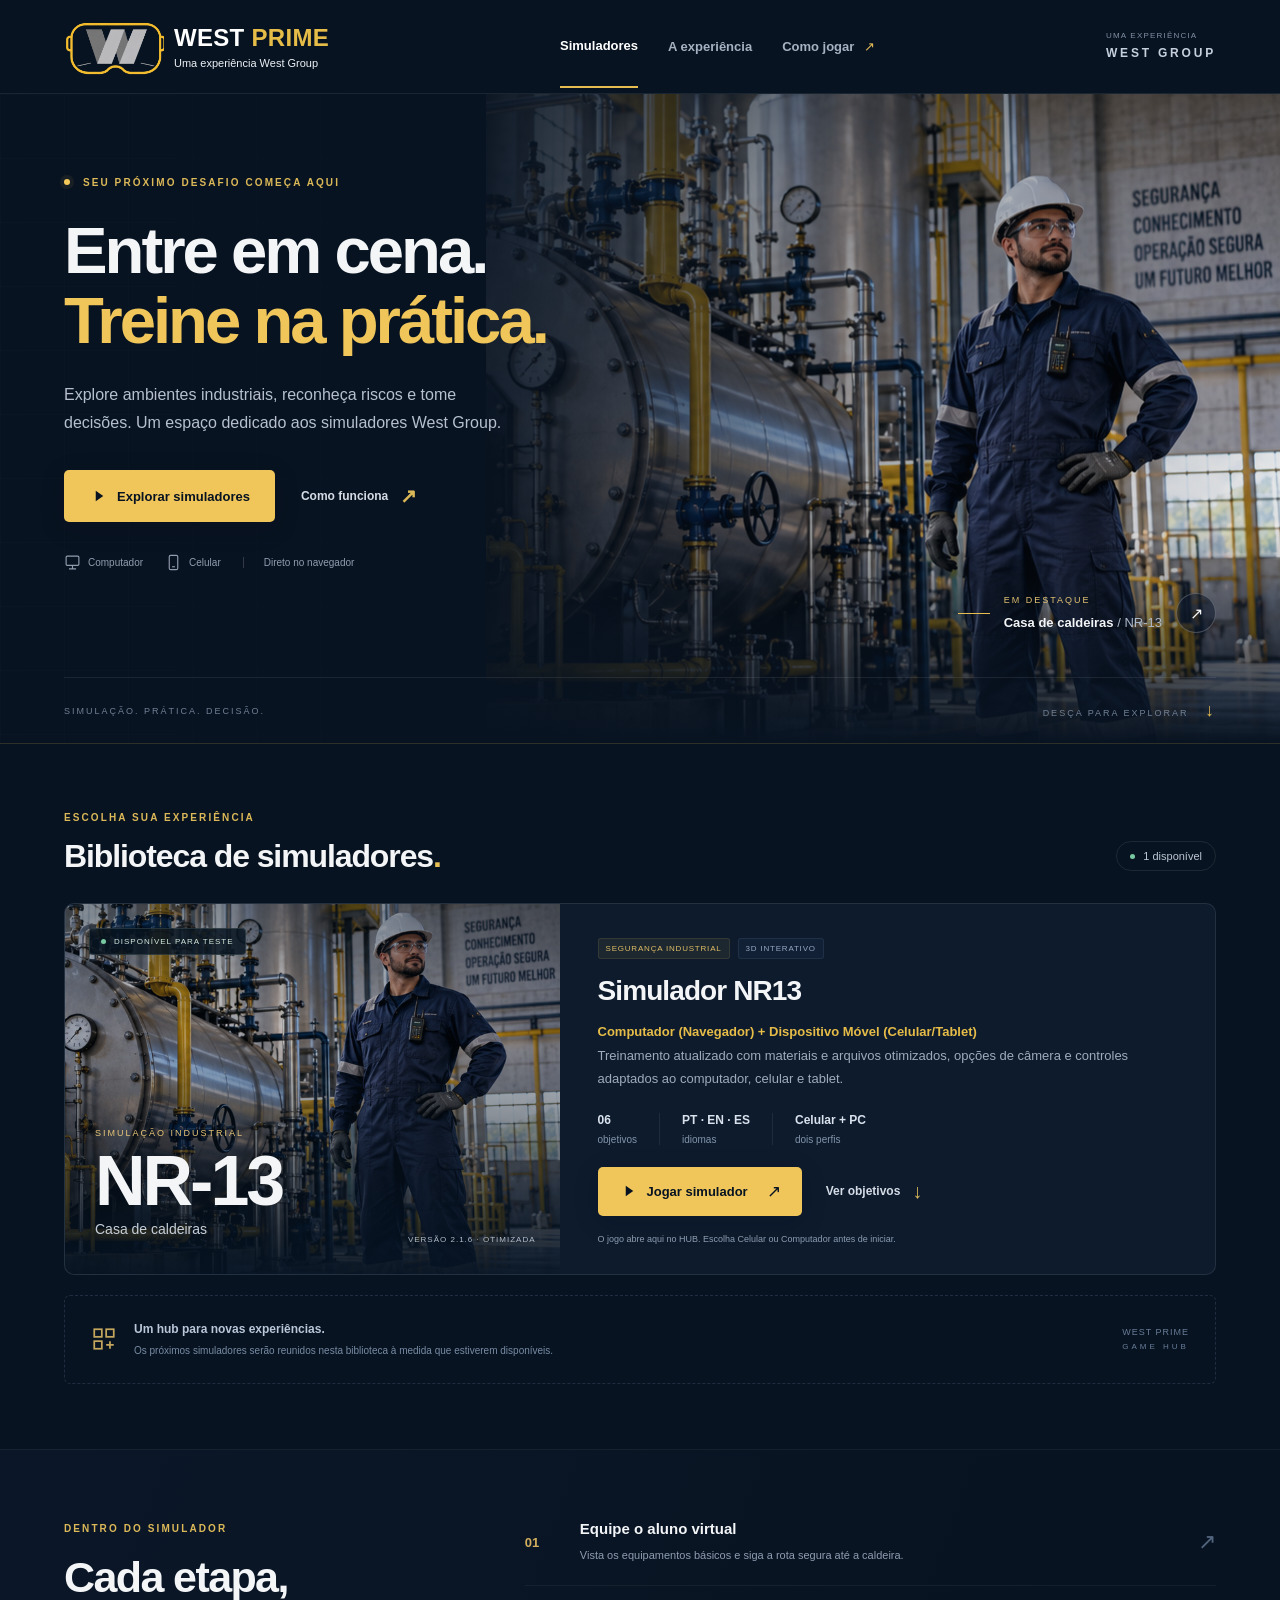
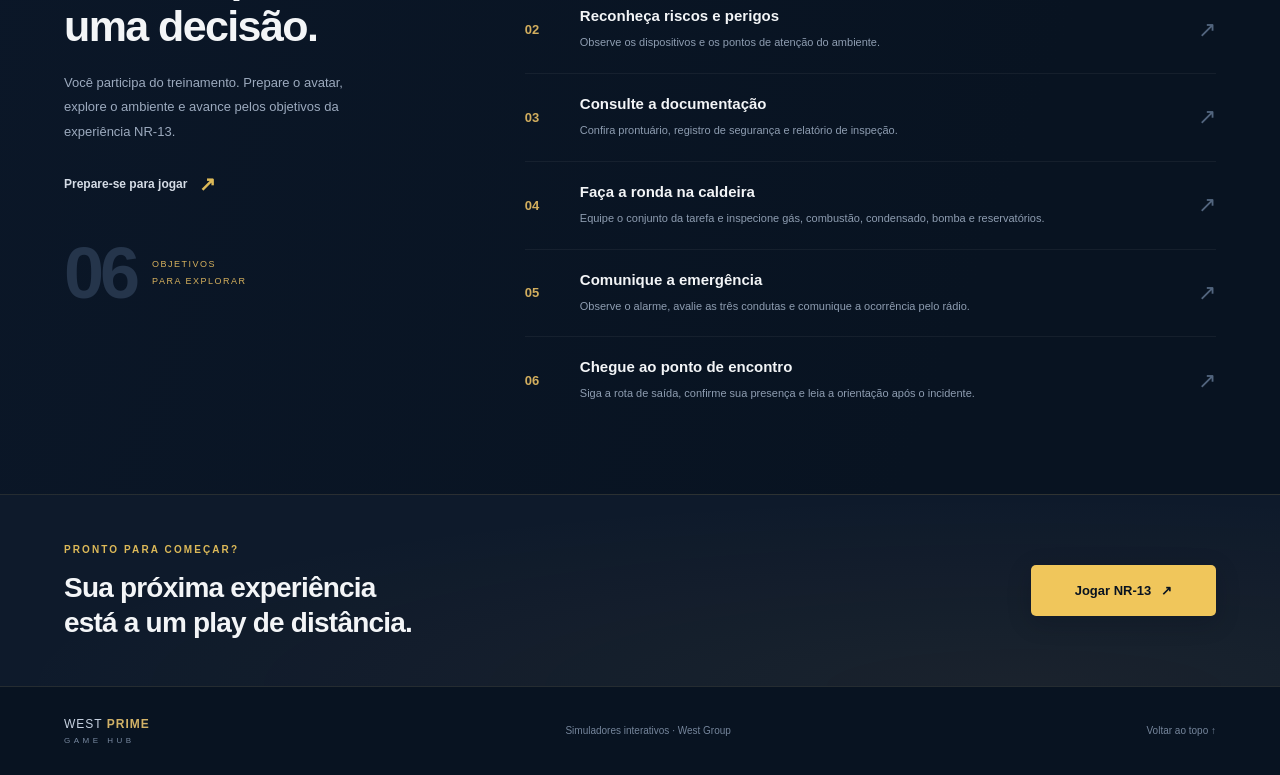
<file: public/index.html>
<!doctype html>
<html lang="pt-BR">
<head>
  <meta charset="utf-8">
  <meta name="viewport" content="width=device-width,initial-scale=1">
  <meta name="theme-color" content="#081321">
  <meta name="description" content="West Prime Game HUB. Explore os simuladores West Group e treine na prática. Jogue o Simulador NR-13 no computador ou no celular.">
  <meta property="og:title" content="West Prime Game HUB">
  <meta property="og:description" content="Entre em cena. Treine na prática. Conheça o hub de simuladores West Group.">
  <meta property="og:type" content="website">
  <title>West Prime Game HUB | Simuladores West Group</title>
  <link rel="icon" type="image/png" sizes="32x32" href="./favicon-32.png?v=4">
  <link rel="stylesheet" href="./style.css?v=6">
</head>
<body>
  <a class="skip" href="#principal">Ir para o conteúdo</a>
  <header class="header">
    <a class="brand" href="#inicio" aria-label="West Prime Game HUB — início">
      <span class="brand-symbol"><img src="./west-prime-transparent.png" alt="" width="2160" height="728"></span><span class="brand-wordmark">WEST <b>PRIME</b><small>Uma experiência West Group</small></span>
    </a>
    <nav aria-label="Navegação principal"><a class="nav-active" href="#simuladores">Simuladores</a><a href="#experiencia">A experiência</a><button class="nav-help" data-help>Como jogar <span aria-hidden="true">↗</span></button></nav>
    <span class="group-sign">UMA EXPERIÊNCIA <b>WEST GROUP</b></span>
  </header>
  <main id="principal">
    <section class="hero" id="inicio" aria-labelledby="hero-title">
      <div class="hero-photo" role="img" aria-label="Ilustração de uma casa de caldeiras com tubulações e profissional equipado"></div>
      <div class="hero-grid" aria-hidden="true"></div>
      <div class="hero-content">
        <p class="eyebrow"><span class="live-dot"></span> SEU PRÓXIMO DESAFIO COMEÇA AQUI</p>
        <h1 id="hero-title">Entre em cena.<br><em>Treine na prática.</em></h1>
        <p class="hero-description">Explore ambientes industriais, reconheça riscos e tome decisões. Um espaço dedicado aos simuladores West Group.</p>
        <div class="hero-actions"><a class="button gold" href="#simuladores"><svg viewBox="0 0 24 24" aria-hidden="true"><path d="m9 5 10 7-10 7Z"/></svg>Explorar simuladores</a><button class="text-link" data-help>Como funciona <span aria-hidden="true">↗</span></button></div>
        <div class="hero-platforms"><span><svg viewBox="0 0 24 24" aria-hidden="true"><rect x="3" y="3" width="18" height="13" rx="1.5"/><path d="M12 16v5m-5 0h10"/></svg>Computador</span><span><svg viewBox="0 0 24 24" aria-hidden="true"><rect x="6" y="2" width="12" height="20" rx="2"/><path d="M10 18h4"/></svg>Celular</span><span>Direto no navegador</span></div>
      </div>
      <div class="hero-caption"><span class="caption-line"></span><div><small>EM DESTAQUE</small><strong>Casa de caldeiras <span>/ NR-13</span></strong></div><a href="#nr13-compacto" aria-label="Conhecer o Simulador NR-13">↗</a></div>
      <div class="hero-bottom"><span>SIMULAÇÃO. PRÁTICA. DECISÃO.</span><span>DESÇA PARA EXPLORAR <b aria-hidden="true">↓</b></span></div>
    </section>
    <section class="library section-wrap" id="simuladores" aria-labelledby="library-title">
      <div class="section-heading"><div><p class="eyebrow">ESCOLHA SUA EXPERIÊNCIA</p><h2 id="library-title">Biblioteca de simuladores<span>.</span></h2></div><span class="count"><i></i> 1 disponível</span></div>
      
      <article class="simulator" id="nr13-compacto">
        <div class="simulator-art"><div class="card-photo" role="img" aria-label="Caldeira industrial e operador com equipamentos de proteção"></div><span class="status-tag"><i></i> DISPONÍVEL PARA TESTE</span><div class="art-title"><small>SIMULAÇÃO INDUSTRIAL</small><strong>NR-13</strong><span>Casa de caldeiras</span></div><span class="version">VERSÃO 2.1.6 · OTIMIZADA</span></div>
        <div class="simulator-content"><div class="tags"><span>SEGURANÇA INDUSTRIAL</span><span>3D INTERATIVO</span></div><h3>Simulador NR13</h3><p class="platform-subtitle">Computador (Navegador) + Dispositivo Móvel (Celular/Tablet)</p><p>Treinamento atualizado com materiais e arquivos otimizados, opções de câmera e controles adaptados ao computador, celular e tablet.</p><div class="game-facts"><div><strong>06</strong><span>objetivos</span></div><div><strong>PT · EN · ES</strong><span>idiomas</span></div><div><strong>Celular + PC</strong><span>dois perfis</span></div></div><div class="card-actions"><a class="button gold play-link" href="./jogar/nr13-compacto/"><svg viewBox="0 0 24 24" aria-hidden="true"><path d="m9 5 10 7-10 7Z"/></svg>Jogar simulador <span class="external" aria-hidden="true">↗</span><span class="sr-only"></span></a><a class="text-link" href="#objetivos">Ver objetivos <span aria-hidden="true">↓</span></a></div><p class="launch-note">O jogo abre aqui no HUB. Escolha Celular ou Computador antes de iniciar.</p></div>
      </article>
      <div class="library-note"><svg viewBox="0 0 24 24" aria-hidden="true"><rect x="3" y="3" width="7" height="7"/><rect x="14" y="3" width="7" height="7"/><rect x="3" y="14" width="7" height="7"/><path d="M14 17.5h7m-3.5-3.5v7"/></svg><div><strong>Um hub para novas experiências.</strong><p>Os próximos simuladores serão reunidos nesta biblioteca à medida que estiverem disponíveis.</p></div><span>WEST PRIME <b>GAME HUB</b></span></div>
    </section>
    <section class="experience section-wrap" id="experiencia" aria-labelledby="experience-title">
      <div class="experience-intro"><p class="eyebrow">DENTRO DO SIMULADOR</p><h2 id="experience-title">Cada etapa,<br>uma decisão.</h2><p>Você participa do treinamento. Prepare o avatar, explore o ambiente e avance pelos objetivos da experiência NR-13.</p><button class="text-link" data-help>Prepare-se para jogar <span aria-hidden="true">↗</span></button><div class="experience-mark" aria-hidden="true"><span>06</span><small>OBJETIVOS<br>PARA EXPLORAR</small></div></div>
      <ol class="objectives" id="objetivos"><li><span class="step">01</span><div><h3>Equipe o aluno virtual</h3><p>Vista os equipamentos básicos e siga a rota segura até a caldeira.</p></div><span class="step-symbol" aria-hidden="true">↗</span></li><li><span class="step">02</span><div><h3>Reconheça riscos e perigos</h3><p>Observe os dispositivos e os pontos de atenção do ambiente.</p></div><span class="step-symbol" aria-hidden="true">↗</span></li><li><span class="step">03</span><div><h3>Consulte a documentação</h3><p>Confira prontuário, registro de segurança e relatório de inspeção.</p></div><span class="step-symbol" aria-hidden="true">↗</span></li><li><span class="step">04</span><div><h3>Faça a ronda na caldeira</h3><p>Equipe o conjunto da tarefa e inspecione gás, combustão, condensado, bomba e reservatórios.</p></div><span class="step-symbol" aria-hidden="true">↗</span></li><li><span class="step">05</span><div><h3>Comunique a emergência</h3><p>Observe o alarme, avalie as três condutas e comunique a ocorrência pelo rádio.</p></div><span class="step-symbol" aria-hidden="true">↗</span></li><li><span class="step">06</span><div><h3>Chegue ao ponto de encontro</h3><p>Siga a rota de saída, confirme sua presença e leia a orientação após o incidente.</p></div><span class="step-symbol" aria-hidden="true">↗</span></li></ol>
    </section>
    <section class="ready section-wrap" aria-labelledby="ready-title"><div><p class="eyebrow">PRONTO PARA COMEÇAR?</p><h2 id="ready-title">Sua próxima experiência<br>está a um play de distância.</h2></div><a class="button gold play-link" href="./jogar/nr13-compacto/">Jogar NR-13 <span aria-hidden="true">↗</span><span class="sr-only"></span></a></section>
  </main>
  <footer class="footer"><a class="footer-brand" href="#inicio">WEST <b>PRIME</b> <span>GAME HUB</span></a><p>Simuladores interativos · West Group</p><a href="#inicio">Voltar ao topo ↑</a></footer>
  <dialog id="help-dialog" aria-labelledby="help-title"><button class="dialog-close" aria-label="Fechar instruções">×</button><p class="eyebrow">ANTES DE DAR O PLAY</p><h2 id="help-title">Escolha como jogar.</h2><p class="dialog-lead">Na primeira tela do simulador, selecione o dispositivo que você está usando.</p><div class="device-instructions"><section><span class="device-icon" aria-hidden="true">⌨</span><h3>Computador</h3><p><kbd>W</kbd><kbd>A</kbd><kbd>S</kbd><kbd>D</kbd> para caminhar.<br>Mouse para olhar.<br><kbd>E</kbd> para interagir.<br><kbd>Esc</kbd> para abrir o menu.</p><small>Perfil com qualidade visual completa.</small></section><section><svg class="device-icon" viewBox="0 0 24 24" aria-hidden="true"><rect x="6" y="2" width="12" height="20" rx="2"/><path d="M10 18h4"/></svg><h3>Celular</h3><p>Jogue com a tela na horizontal.<br>Controle à esquerda para caminhar.<br>Arraste à direita para olhar.<br>Toque nos botões para interagir.</p><small>Perfil leve com controles de toque.</small></section></div><p class="help-note">O primeiro carregamento pode levar alguns minutos. O treinamento sempre inicia uma nova sessão, sem salvar o progresso neste navegador. Esta demonstração não registra resultados no Moodle.</p><a class="button gold play-link" href="./jogar/nr13-compacto/">Entendi, vamos jogar <span aria-hidden="true">↗</span><span class="sr-only"></span></a></dialog>
  <script src="./app.js" defer></script>
</body>
</html>
</file>
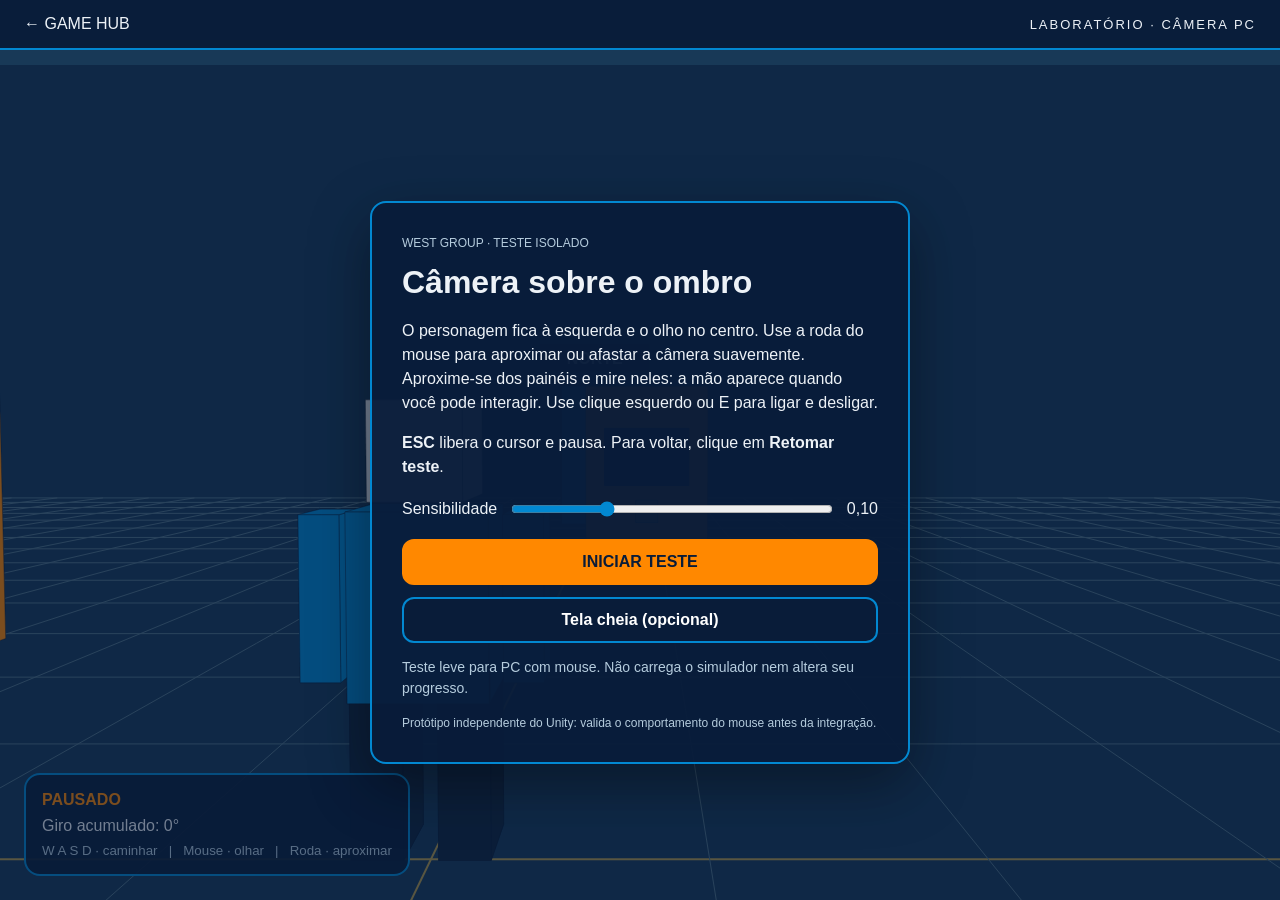
<file: public/testes/camera/index.html>
<!doctype html><html lang="pt-BR"><head><meta charset="utf-8"><meta name="viewport" content="width=device-width,initial-scale=1"><title>Teste de câmera | West Prime GAME HUB</title><link rel="stylesheet" href="camera.css?v=3"><link rel="icon" type="image/png" sizes="32x32" href="../../favicon-32.png?v=4"></head><body>
<canvas id="scene" tabindex="0" aria-label="Ambiente de teste da câmera em terceira pessoa"></canvas>
<header><a href="../../">← GAME HUB</a><span>LABORATÓRIO · CÂMERA PC</span><button id="pause">Pausar · ESC</button></header>
<div id="hud"><strong id="status" role="status">PAUSADO</strong><span id="turns">Giro acumulado: 0°</span><small>W A S D · caminhar &nbsp; | &nbsp; Mouse · olhar &nbsp; | &nbsp; Roda · aproximar</small></div>
<div id="crosshair" hidden><span id="dot"><svg width="18" height="12" viewBox="0 0 24 16" aria-label="Olhar"><path d="M2 8Q12 -3 22 8Q12 19 2 8Z" fill="none" stroke="currentColor" stroke-width="1.5"/><circle cx="12" cy="8" r="2.5" fill="currentColor"/></svg></span><svg id="hand" hidden width="18" height="23" viewBox="0 0 32 40" aria-label="Objeto interagível"><path d="M11 22V6a3 3 0 0 1 6 0v11c3-3 5-1 5 1 3-2 5 0 5 2 3-1 4 1 4 4v6l-5 8H13L4 25c-2-4 2-6 4-3l3 3Z" fill="white" stroke="#091c39" stroke-width="2"/></svg></div><div id="action" hidden role="status"></div>
<section id="overlay"><article><small>WEST GROUP · TESTE ISOLADO</small><h1>Câmera sobre o ombro</h1><p>O personagem fica à esquerda e o olho no centro. Use a roda do mouse para aproximar ou afastar a câmera suavemente. Aproxime-se dos painéis e mire neles: a mão aparece quando você pode interagir. Use clique esquerdo ou E para ligar e desligar.</p><p><b>ESC</b> libera o cursor e pausa. Para voltar, clique em <b>Retomar teste</b>.</p><label>Sensibilidade <input id="sensitivity" type="range" min="0.04" max="0.25" step="0.01" value="0.10"><output id="value">0,10</output></label><button id="start">INICIAR TESTE</button><button id="fullscreen">Tela cheia (opcional)</button><p id="message" role="status">Teste leve para PC com mouse. Não carrega o simulador nem altera seu progresso.</p><small>Protótipo independente do Unity: valida o comportamento do mouse antes da integração.</small></article></section>
<script src="camera.js?v=3"></script></body></html>
</file>
<file: public/style.css>
@font-face{font-family:HubFallback;src:local('Segoe UI')}*{box-sizing:border-box}html{scroll-behavior:smooth;scroll-padding-top:96px}body{margin:0;background:#081321;color:#f3f5f7;font-family:Inter,HubFallback,Arial,sans-serif;-webkit-font-smoothing:antialiased}button,a{-webkit-tap-highlight-color:transparent}a{color:inherit;text-decoration:none}button{font:inherit;color:inherit;cursor:pointer}button:disabled{cursor:default}button,a{touch-action:manipulation}button:focus-visible,a:focus-visible{outline:3px solid #efc64d;outline-offset:6px}svg{width:22px;height:22px;fill:none;stroke:currentColor;stroke-width:1.6}p,h1,h2,h3{margin:0}button{border:0;background:none}.sr-only,.skip:not(:focus){position:absolute;width:1px;height:1px;overflow:hidden;clip:rect(0,0,0,0)}.skip:focus{position:fixed;top:12px;left:12px;padding:14px;background:#f4c44e;color:#071321;z-index:100}.header{height:94px;display:flex;align-items:center;justify-content:space-between;gap:24px;padding:0 5%;border-bottom:1px solid #ffffff13;background:#081321;position:relative;z-index:3}.brand{display:flex;align-items:center;gap:10px}.brand-icon{width:40px;height:44px;display:grid;place-items:center;border:1px solid #d8b34765;border-radius:8px 0 8px 0;background:#d8b3470b;color:#edc256}.brand-icon svg{width:34px;height:34px;stroke-width:2.5}.brand-type{font-size:20px;font-weight:800;letter-spacing:.7px;line-height:1}.brand-type b{color:#edc256}.brand-type small{display:block;font-size:10px;font-weight:600;letter-spacing:5.9px;margin-top:7px;color:#b4becc}.header nav{display:flex;gap:30px;align-items:center;font-size:13px;font-weight:550;color:#a6b1c1}.header nav a:hover,.nav-help:hover{color:#f3cd6a}.nav-active{color:#fff}.nav-active::after{content:'';display:block;height:2px;background:#e7bc51;position:relative;top:33px}.nav-help{padding:10px 0}.nav-help span{margin-left:6px;color:#e4bc57}.group-sign{font-size:8px;letter-spacing:1.2px;color:#8190a5;line-height:1.8}.group-sign b{display:block;font-size:12px;color:#c6d0dd;letter-spacing:2.8px}.hero{min-height:650px;position:relative;overflow:hidden;border-bottom:1px solid #d8b3472e;isolation:isolate}.hero-photo{position:absolute;inset:0 0 0 32%;background-image:url('./assets/nr13-cover.png');background-repeat:no-repeat;background-size:auto 112%;background-position:right 35%;z-index:-3}.hero::before{content:'';position:absolute;inset:0;z-index:-2;background:linear-gradient(90deg,#081321 0%,#081321 23%,#081321ee 37%,#08132163 62%,#08132115 100%),linear-gradient(0deg,#081321 0%,#08132100 32%,#08132118 85%,#08132155)}.hero-grid{position:absolute;inset:0 60% 0 0;z-index:-1;opacity:.15;background-image:linear-gradient(#6a82972e 1px,transparent 1px),linear-gradient(90deg,#6a82972e 1px,transparent 1px);background-size:64px 64px;mask-image:linear-gradient(90deg,#000,transparent)}.hero-content{padding:80px 0 115px 5%;max-width:740px}.eyebrow{color:#dcb958;letter-spacing:2.1px;font-size:10px;font-weight:700;line-height:1.7}.live-dot{display:inline-block;width:6px;height:6px;background:#f5ca5b;border-radius:50%;margin:0 8px 1px 0;box-shadow:0 0 0 4px #eac25312}h1{font-size:clamp(46px,5.1vw,76px);letter-spacing:-3px;line-height:1.07;font-weight:740;margin:25px 0}h1 em{font-style:normal;color:#f0c65b}.hero-description{color:#b6c0ce;font-size:16px;line-height:1.8;max-width:438px}.hero-actions{display:flex;align-items:center;gap:26px;margin-top:32px}.button{display:inline-flex;align-items:center;justify-content:center;gap:10px;padding:17px 25px;font-size:13px;font-weight:750;border-radius:5px;transition:background .2s,transform .2s;min-height:51px}.button.gold{background:#f0c65b;color:#081321;box-shadow:0 6px 24px #050c1733}.button.gold:hover{background:#ffdb80;transform:translateY(-2px)}.button svg{width:18px;height:18px;fill:currentColor;stroke:none}.text-link{font-size:12px;font-weight:600;display:inline-flex;align-items:center;gap:12px;padding:12px 0;color:#d5dce6}.text-link:hover{color:#f0c65b}.text-link span{font-size:20px;color:#dcb958}.hero-platforms{margin-top:32px;display:flex;align-items:center;gap:22px;color:#919daf;font-size:10px}.hero-platforms>span{display:flex;align-items:center;gap:7px}.hero-platforms>span:last-child{border-left:1px solid #ffffff2a;padding-left:20px}.hero-platforms svg{width:17px;height:17px}.hero-caption{display:flex;position:absolute;right:5%;bottom:110px;gap:14px;align-items:center}.caption-line{width:32px;height:1px;background:#e8bd50}.hero-caption small{display:block;color:#e3c371;font-size:9px;letter-spacing:2px;margin-bottom:8px}.hero-caption strong{font-size:13px}.hero-caption strong span{font-weight:400;color:#aeb9c8}.hero-caption>a{border:1px solid #ffffff38;background:#0c182a88;width:40px;height:40px;display:grid;place-items:center;border-radius:50%}.hero-bottom{position:absolute;bottom:0;left:5%;right:5%;height:66px;border-top:1px solid #ffffff15;display:flex;align-items:center;justify-content:space-between;font-size:9px;letter-spacing:2px;color:#718095}.hero-bottom b{font-size:18px;color:#ddb84f;margin-left:12px}.section-wrap{padding:65px 5%;scroll-margin-top:20px}.section-heading{display:flex;align-items:flex-end;justify-content:space-between;gap:20px;margin-bottom:28px}.section-heading h2{font-size:32px;letter-spacing:-1.1px;line-height:1.2;margin-top:11px}.section-heading h2>span{color:#e8be55}.count{font-size:11px;display:flex;align-items:center;gap:8px;color:#bdc7d4;padding:8px 13px;border:1px solid #ffffff17;border-radius:20px;margin-bottom:4px;white-space:nowrap}.count i,.status-tag i{width:5px;height:5px;border-radius:50%;background:#77c8a1}.simulator{display:grid;grid-template-columns:43% 57%;border:1px solid #ffffff17;background:#0d1b2d;border-radius:10px;overflow:hidden;min-height:354px}.simulator-art{position:relative;overflow:hidden;min-height:350px;isolation:isolate}.card-photo{position:absolute;inset:0;background:url('./assets/nr13-cover.png') no-repeat right center;background-size:auto 112%;z-index:-2;transition:transform .7s}.simulator:hover .card-photo{transform:scale(1.025)}.simulator-art::after{content:'';position:absolute;inset:0;z-index:-1;background:linear-gradient(0deg,#061322f5,#06132233 65%,#06132280)}.status-tag{position:absolute;left:24px;top:24px;background:#081522d9;border:1px solid #bddbcc25;border-radius:4px;padding:8px 11px;display:flex;align-items:center;gap:8px;font-size:8px;letter-spacing:1px;color:#d4e9dc}.art-title{position:absolute;bottom:36px;left:30px}.art-title small{display:block;font-size:9px;letter-spacing:2px;color:#e8c678}.art-title strong{display:block;font-size:70px;letter-spacing:-3px;line-height:1.1;margin-top:5px}.art-title>span{font-size:14px;color:#c6ced8}.version{position:absolute;bottom:30px;right:24px;font-size:8px;letter-spacing:1px;color:#b4bdc9}.simulator-content{padding:34px 38px 27px}.tags{display:flex;gap:8px;margin-bottom:16px;flex-wrap:wrap}.tags span{font-size:8px;letter-spacing:.8px;padding:5px 7px;background:#e7be5512;color:#e0be66;border:1px solid #e0be6620;border-radius:3px}.tags span+span{color:#94a8c1;background:#97b8ed0a;border-color:#97b8ed1a}.simulator-content h3{font-size:28px;letter-spacing:-.9px;margin-bottom:13px}.simulator-content>p{font-size:13px;line-height:1.8;color:#9fabbd;max-width:550px}.game-facts{display:flex;gap:0;margin:22px 0}.game-facts>div{display:flex;flex-direction:column;padding:0 22px;border-right:1px solid #ffffff13;gap:7px}.game-facts>div:first-child{padding-left:0}.game-facts>div:last-child{border:0}.game-facts strong{font-size:12px;font-weight:600;color:#d9e2ed}.game-facts span{font-size:10px;color:#8495ab}.card-actions{display:flex;align-items:center;gap:24px}.card-actions .button{padding:14px 21px;min-height:48px}.external{font-size:17px;font-weight:400;margin-left:9px}.simulator-content>.launch-note{font-size:9px;margin-top:15px;color:#8e9cb0}.library-note{margin-top:20px;display:flex;align-items:center;gap:17px;border:1px dashed #65758f45;border-radius:6px;padding:23px 26px;color:#788ca5}.library-note>svg{color:#c4a65d;width:26px;height:26px;flex-shrink:0}.library-note strong{color:#b9c7d9;font-size:12px;font-weight:550}.library-note p{font-size:10px;line-height:1.8;margin-top:5px}.library-note>span{margin-left:auto;font-size:9px;white-space:nowrap;letter-spacing:1px;color:#687d98}.library-note b{display:block;font-size:8px;letter-spacing:3px;font-weight:400;margin-top:5px}.experience{border-top:1px solid #ffffff0d;display:grid;grid-template-columns:40% 60%;gap:0;padding-top:70px;padding-bottom:70px;background:linear-gradient(110deg,#0b1728,#081321 75%)}.experience-intro{padding-right:70px}.experience-intro h2{font-size:43px;line-height:1.14;letter-spacing:-1.6px;margin:16px 0 20px}.experience-intro>p:not(.eyebrow){font-size:13px;line-height:1.9;color:#9caabe;max-width:300px}.experience-intro .text-link{margin-top:15px}.experience-mark{display:flex;align-items:center;gap:16px;margin-top:29px;color:#d5b05d}.experience-mark>span{font-size:72px;line-height:1;font-weight:700;letter-spacing:-4px;color:#25354b}.experience-mark small{font-size:9px;letter-spacing:1.5px;line-height:1.9}.objectives{list-style:none;margin:0;padding:0}.objectives li{display:flex;align-items:center;gap:25px;padding:21px 0;border-bottom:1px solid #ffffff0d}.objectives li:first-child{padding-top:0}.objectives li:last-child{border-bottom:0}.step{font-size:13px;color:#d2ae5e;font-weight:600;width:30px;flex-shrink:0;font-variant-numeric:tabular-nums}.objectives h3{font-size:15px;font-weight:600;margin-bottom:9px}.objectives p{color:#8e9db1;font-size:11px;line-height:1.7}.step-symbol{margin-left:auto;color:#52657e;font-size:22px;padding-left:16px}.ready{border-top:1px solid #c3a35c20;border-bottom:1px solid #c3a35c20;background:radial-gradient(ellipse at 80% 100%,#bd954912,transparent 70%),#0e1a2b;display:flex;align-items:center;justify-content:space-between;gap:28px;padding-top:46px;padding-bottom:46px}.ready h2{font-size:28px;letter-spacing:-.8px;line-height:1.25;margin-top:12px}.ready .button{min-width:185px}.footer{padding:30px 5%;display:flex;justify-content:space-between;align-items:center;gap:20px;color:#75859b;font-size:10px}.footer-brand{color:#c7d2e1;font-size:12px;letter-spacing:1px}.footer-brand b{color:#d2b267}.footer-brand>span{display:block;font-size:8px;letter-spacing:3.5px;margin-top:5px;color:#7889a0}.footer>a:last-child{font-size:10px}dialog{color:#e6edf7;border:1px solid #d9b65d44;border-radius:12px;background:#0e1c2e;padding:36px;max-width:650px;width:calc(100% - 32px);max-height:calc(100dvh - 40px);box-shadow:0 30px 100px #000a}dialog::backdrop{background:#030b16dc;backdrop-filter:blur(5px)}dialog h2{font-size:30px;letter-spacing:-1px;margin:13px 0}.dialog-close{position:absolute;right:14px;top:10px;font-size:28px;color:#b4c1d5;width:40px;height:40px}.dialog-lead{font-size:13px;line-height:1.7;color:#a6b5c9;max-width:500px}.device-instructions{display:grid;grid-template-columns:1fr 1fr;gap:16px;margin:25px 0}.device-instructions>section{border:1px solid #ffffff13;background:#111f32;padding:22px;border-radius:5px}.device-icon{display:block;color:#e1bc60;font-size:26px;width:26px;height:26px;margin-bottom:12px}.device-instructions h3{font-size:17px;margin-bottom:12px}.device-instructions p{font-size:11px;color:#aebdd0;line-height:2.1}.device-instructions small{display:block;font-size:9px;color:#7f93af;margin-top:15px;line-height:1.7}kbd{display:inline-grid;place-items:center;border:1px solid #66778d;border-bottom-width:2px;border-radius:3px;padding:0 4px;min-width:19px;height:20px;margin:0 2px 4px 0;font-size:10px;color:#e2eaf4}.help-note{color:#9eafc6;font-size:11px;line-height:1.8;margin:0 0 22px}body.dialog-open{overflow:hidden}
@media(min-width:1700px){.header,.section-wrap,.footer{padding-left:max(5%,calc((100% - 1500px)/2));padding-right:max(5%,calc((100% - 1500px)/2))}.hero-content{padding-left:calc((100vw - 1500px)/2);max-width:calc((100vw - 1500px)/2 + 700px)}.hero-photo{background-size:cover}.hero::before{background:linear-gradient(90deg,#081321 30%,#081321dd 45%,#08132122 75%),linear-gradient(0deg,#081321,transparent 45%)}.hero{min-height:730px}.hero-content{padding-top:110px}}
@media(max-width:1050px){.group-sign{display:none}.hero-content{padding-top:67px;max-width:600px}.hero{min-height:610px}.hero-description{max-width:365px;font-size:14px}.hero-photo{left:25%;background-position:right center}.hero::before{background:linear-gradient(90deg,#081321 8%,#081321ed 32%,#08132175 58%,#08132115),linear-gradient(0deg,#081321,transparent 40%)}h1{font-size:59px}.hero-caption{bottom:97px}.simulator{grid-template-columns:40% 60%}.simulator-content{padding:28px 25px}.game-facts>div{padding:0 15px}.card-actions{gap:20px}.card-actions .button{padding:14px 15px}.version{display:none}.experience-intro{padding-right:40px}.experience-intro h2{font-size:38px}.hero-platforms{gap:15px}}
@media(max-width:760px){html{scroll-padding-top:24px}.header{height:76px;padding:0 6%;gap:18px}.brand-type{font-size:17px}.brand-type small{font-size:8px;letter-spacing:5.5px}.brand-icon{width:34px;height:39px}.header nav{gap:18px;font-size:11px}.header nav a:nth-child(2){display:none}.nav-active::after{top:26px}.nav-help span{display:none}.hero{min-height:660px}.hero-photo{inset:0 0 0 3%;background-size:auto 88%;background-position:87% top;opacity:.7}.hero::before{background:linear-gradient(0deg,#081321 5%,#081321ed 24%,#0813219c 50%,#0813212b 85%),linear-gradient(90deg,#081321d9 10%,transparent)}.hero-content{padding:200px 6% 95px;max-width:600px}.hero-content>.eyebrow{font-size:8px;letter-spacing:1.6px}.hero h1{font-size:48px;letter-spacing:-2.4px;line-height:1.09;margin:18px 0}.hero-description{font-size:13px;max-width:340px}.hero-actions{gap:22px;margin-top:25px}.button{padding:15px 18px;font-size:12px;min-height:49px}.hero-actions .text-link{font-size:11px}.hero-platforms{font-size:9px;margin-top:23px;gap:14px}.hero-platforms>span:last-child{padding-left:13px}.hero-platforms svg{width:15px;height:15px}.hero-caption{top:26px;bottom:auto;right:6%;gap:10px}.hero-caption .caption-line,.hero-caption>a{display:none}.hero-caption small{font-size:7px;text-align:right}.hero-caption strong{font-size:10px}.hero-bottom{left:6%;right:6%;height:51px;font-size:7px;letter-spacing:1.2px}.hero-bottom>span:last-child{font-size:0}.hero-bottom b{font-size:17px}.section-wrap{padding:40px 6%}.section-heading{align-items:flex-start;gap:13px;margin-bottom:22px}.section-heading h2{font-size:26px;letter-spacing:-1px;max-width:270px}.eyebrow{font-size:8px;letter-spacing:1.7px}.count{font-size:8px;padding:7px 9px;margin-top:30px;gap:5px}.simulator{grid-template-columns:1fr}.simulator-art{min-height:270px}.card-photo{background-size:auto 118%;background-position:right 32%}.status-tag{left:20px;top:20px}.art-title{left:22px;bottom:27px}.art-title strong{font-size:62px}.version{display:block;font-size:7px;right:20px;bottom:24px}.simulator-content{padding:25px 22px}.simulator-content h3{font-size:25px}.simulator-content>p{font-size:12px}.card-actions{gap:20px;flex-wrap:wrap}.card-actions .text-link{font-size:11px}.card-actions .button{font-size:12px;padding:14px 16px}.game-facts{margin:22px 0}.game-facts>div{padding:0 14px}.game-facts strong{font-size:11px}.game-facts span{font-size:9px}.library-note{padding:20px 16px;gap:13px}.library-note p{font-size:10px}.library-note strong{font-size:11px}.library-note>span{display:none}.experience{grid-template-columns:1fr;gap:28px}.experience-intro{padding:0;position:relative}.experience-intro h2{font-size:34px;margin:12px 0 15px}.experience-intro>p:not(.eyebrow){max-width:320px;font-size:12px}.experience-mark{position:absolute;top:6px;right:0;margin:0;opacity:.4}.experience-mark span{font-size:58px}.experience-mark small{display:none}.objectives li{gap:17px;padding:20px 0}.objectives h3{font-size:13px}.objectives p{font-size:11px}.step{width:25px}.step-symbol{padding-left:0;font-size:18px}.ready{align-items:flex-start;flex-direction:column;gap:25px}.ready h2{font-size:26px}.ready .button{min-width:0}.footer{padding:27px 6%;flex-wrap:wrap;gap:20px}.footer p{order:3;width:100%;font-size:9px}.footer>a:last-child{font-size:9px}dialog{padding:28px 22px}dialog h2{font-size:26px}.device-instructions{gap:10px}.device-instructions>section{padding:16px 13px}.device-instructions p{font-size:10px}.device-instructions h3{font-size:15px}}
@media(max-width:370px){.header nav .nav-active{display:none}.hero h1{font-size:42px}.hero-actions{gap:17px}.hero-actions .button{padding:14px}.hero-platforms{gap:11px;font-size:8px}.count{display:none}.game-facts>div{padding:0 10px}.card-actions{gap:13px}.card-actions .button{padding:13px 12px}.card-actions .text-link{font-size:10px}}
/* Frame only the photographic portion of the approved menu artwork. */
.card-photo{background-size:auto 165%;background-position:right center}
@media(min-width:761px){.hero-photo{left:38%;background-size:auto 145%;background-position:right 40%}}
@media(prefers-reduced-motion:reduce){html{scroll-behavior:auto}*,*::before,*::after{animation:none!important;transition:none!important}}

.simulator + .simulator{margin-top:28px}

.brand-art{display:block;width:280px;max-width:42vw;height:auto;object-fit:contain}@media(max-width:600px){.brand-art{width:190px;max-width:55vw}}

.brand{display:flex;align-items:center;gap:10px;flex-shrink:0}.brand-symbol{display:block;position:relative;overflow:hidden;width:100px;height:58px;flex:none}.brand-symbol img{position:absolute;max-width:none!important;width:280px!important;height:auto;left:-10px;top:-17px}.brand-wordmark{font:900 24px Arial,sans-serif;color:#fff;white-space:nowrap;letter-spacing:.3px}.brand-wordmark b{color:#e6bc48}.brand-wordmark small{display:block;font:400 11px Arial,sans-serif;letter-spacing:0;margin-top:5px;color:#edf2f7}.platform-subtitle{color:#e6bc48!important;font-weight:600!important}@media(max-width:600px){.brand{gap:6px}.brand-symbol{width:64px;height:40px}.brand-symbol img{width:180px!important;left:-6px;top:-10px}.brand-wordmark{font-size:18px}.brand-wordmark small{font-size:9px}}
</file>
<file: public/testes/camera/camera.css>
*{box-sizing:border-box}html,body{margin:0;height:100%;overflow:hidden;background:#091c39;color:#edf2f7;font:16px Arial,sans-serif}canvas{display:block;width:100%;height:100%;outline:none}header{position:fixed;inset:0 0 auto;display:flex;align-items:center;justify-content:space-between;gap:16px;padding:15px 24px;background:#091c39f2;border-bottom:2px solid #0288d1}a{color:#edf2f7;text-decoration:none}header span{font-size:13px;letter-spacing:2px}button{border:2px solid #0288d1;border-radius:12px;background:#091c39;color:white;font:600 16px Arial;padding:12px 20px;cursor:pointer}button:focus-visible,a:focus-visible,input:focus-visible{outline:3px solid #ff8800;outline-offset:4px}#hud{position:fixed;left:24px;bottom:24px;display:grid;gap:8px;padding:16px;background:#091c39ed;border:2px solid #0288d1;border-radius:16px;pointer-events:none}#status{color:#ff8800}#hud small{color:#b5ccdd}#crosshair{position:fixed;top:50%;left:50%;transform:translate(-50%,-50%);color:#fff9;pointer-events:none}#overlay{position:fixed;inset:65px 0 0;display:grid;place-items:center;background:#091c3988;padding:20px;overflow:auto}article{width:min(540px,100%);padding:30px;background:#091c39f2;border:2px solid #0288d1;border-radius:16px;box-shadow:0 20px 60px #0006}h1{font-size:32px;margin:12px 0 18px}p{line-height:1.5}article small{color:#b5ccdd;font-size:12px;line-height:1.5}label{display:flex;align-items:center;gap:12px;margin:20px 0;flex-wrap:wrap}input{accent-color:#0288d1;flex:1}#start{display:block;width:100%;background:#ff8800;color:#091c39;border-color:#ff8800;margin:12px 0}#fullscreen{width:100%}#message{font-size:14px;color:#b5ccdd}[hidden]{display:none!important}@media(max-width:600px){header{padding:10px}header span{display:none}article{padding:20px}h1{font-size:26px}#hud{left:10px;bottom:10px;font-size:13px}}
#action{position:fixed;left:50%;bottom:28px;transform:translateX(-50%);padding:12px 18px;border:2px solid #0288d1;border-radius:12px;background:#091c39ee;pointer-events:none}#crosshair svg{display:block}#dot{opacity:.65}#hand{opacity:.78;filter:drop-shadow(0 1px 1px #091c3966)}
</file>
